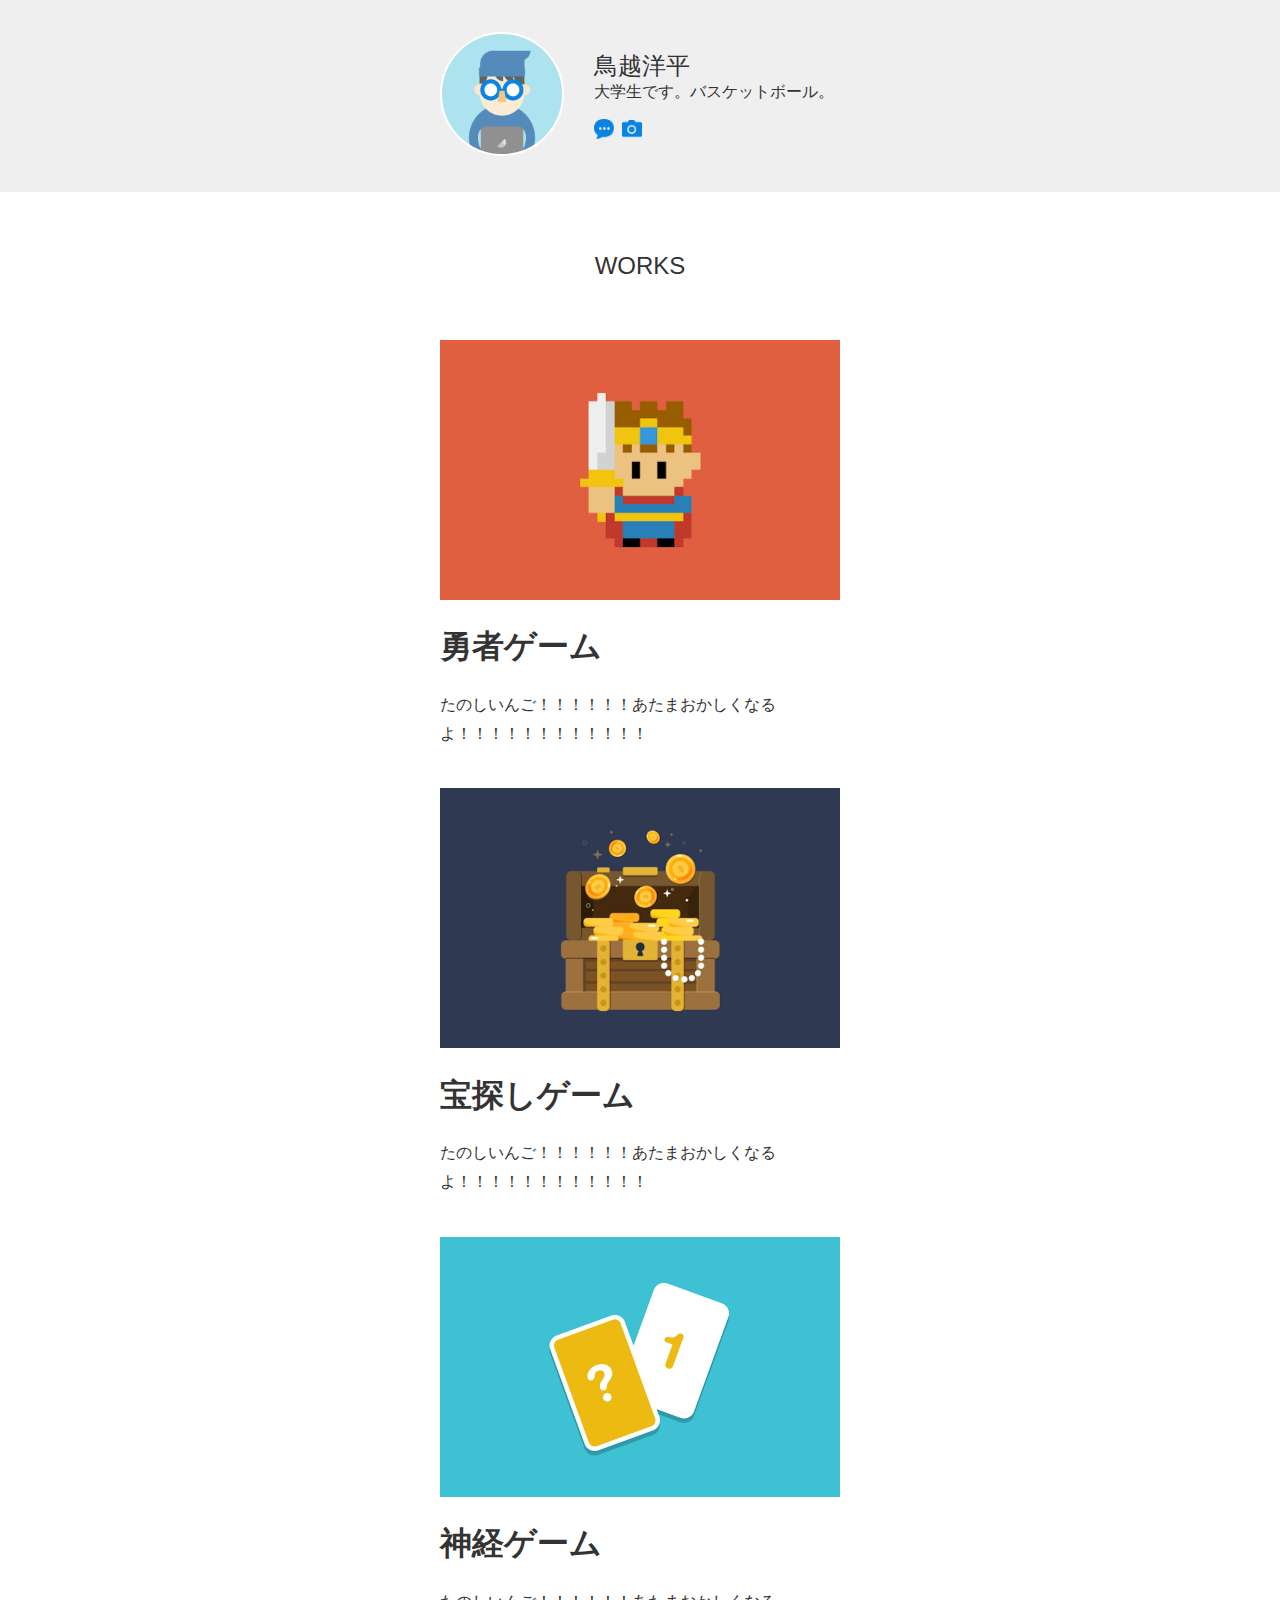
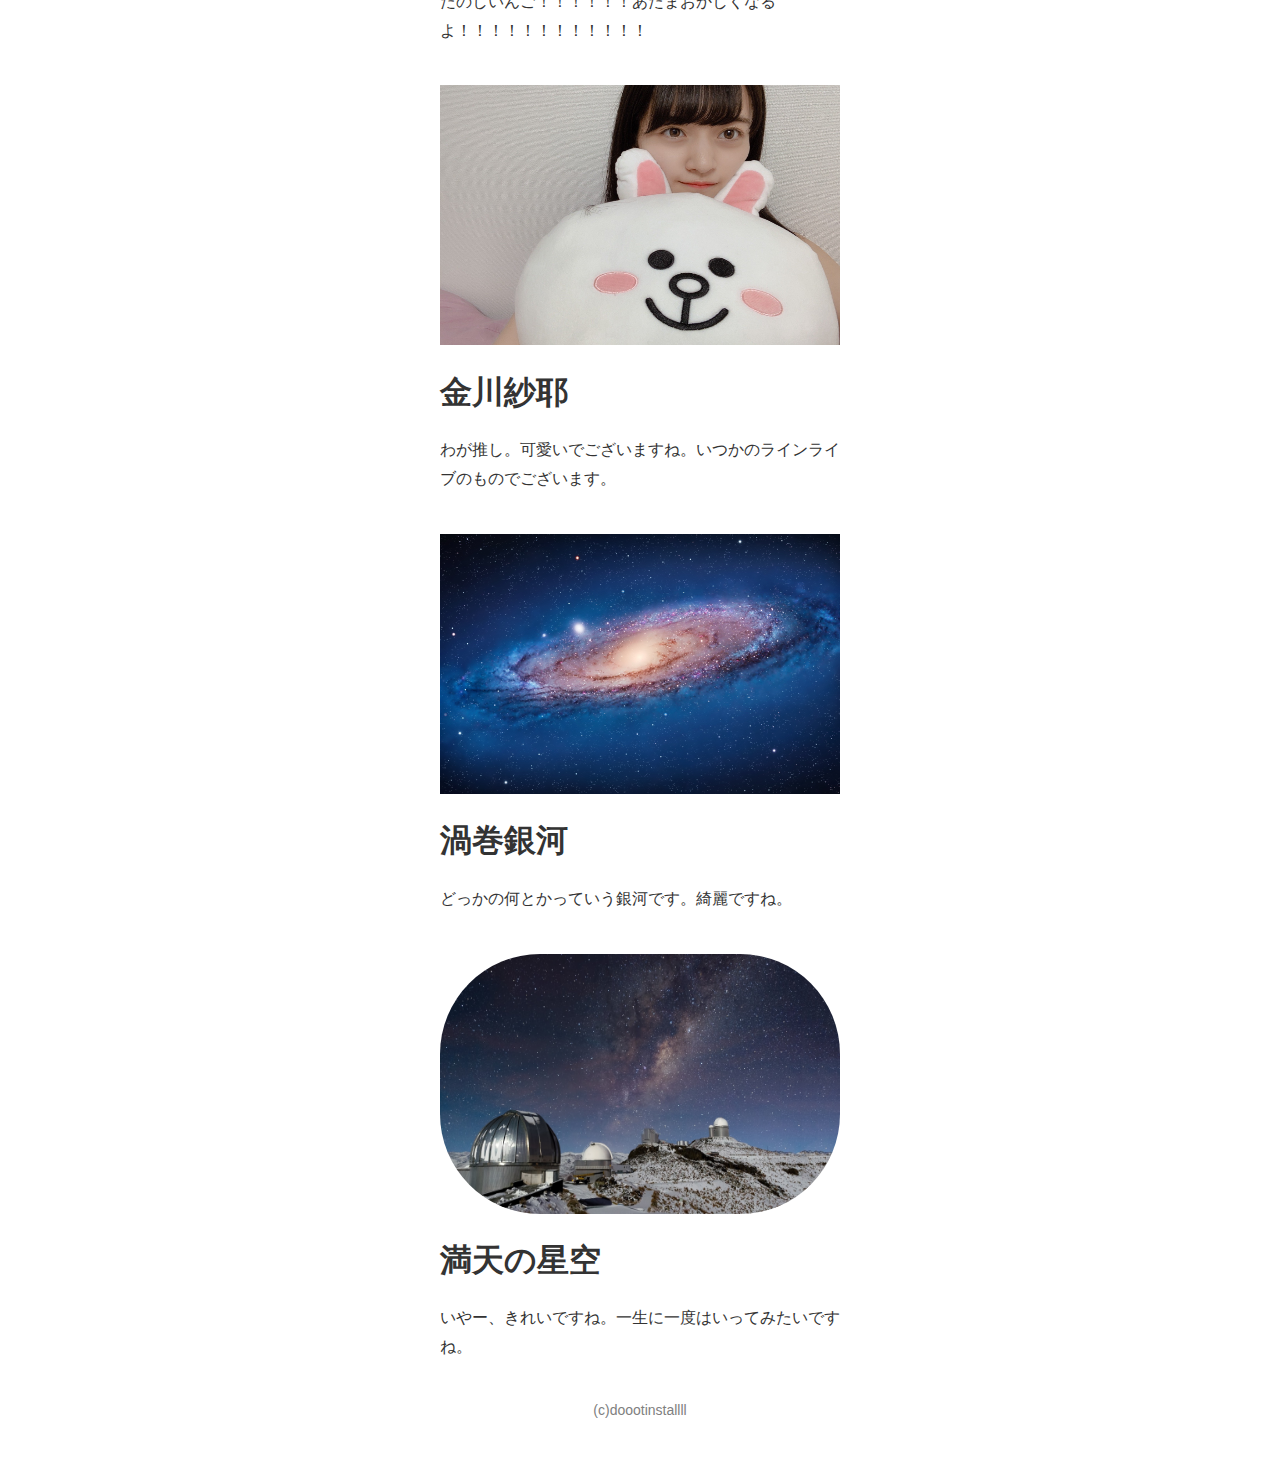
<file: MyPortfolio/index.html>
<!DOCTYPE html>
<html lang="ja">

  <head>
  <meta chartset="utf-8">
  <title>洋平のポートフォリオサイト</title>
  <link rel="icon" href="favicon.ico">
  <meta name="description" content="洋平のポートフォリオサイト">
  <link rel="stylesheet" href="css/styles.css">



</head>
  <body>
    <header>
      
      <div class="container">
        <div class="icon">
          <img src="img/taro.png" width="120" height="120" alt="太郎のアイコンです">
        </div>
        <div class="info">
          <h1>鳥越洋平</h1>
          <p>大学生です。バスケットボール。</p>
          <ul>
            <li>
            <a href="https://dotinstall.com" target="_blank">
                <img src="img/blog.png" width="20" height="20" alt="ブログサイトへのリンク画像です">
              </a>
            </li>
            <li>
              <a href="https://dotinstall.com" target="_blank">
                <img src="img/photos.png" width="20" height="20" alt=" 写真サイトへのリンク画像です">
              </a>
            </li>
          </ul>
        </div>
      </div>
    </header>
   <section class="works">
     <h1>WORKS</h1>
     <section>

       <img src="img/work1.png" width="400" height="260" alt="勇者ゲームの紹介画像">
       <h1>勇者ゲーム</h1>
       <p>たのしいんご！！！！！！あたまおかしくなるよ！！！！！！！！！！！！</p>
      </section>
      
      <section> 
        <img src="img/work2.png" width="400" height="260" alt="宝探しゲームの紹介画像">
       <h1>宝探しゲーム</h1>
       <p>たのしいんご！！！！！！あたまおかしくなるよ！！！！！！！！！！！！</p>
     </section>
     <section>
       <img src="img/work3.png" width="400" height="260" alt="神経衰弱ゲームの紹介画像">
       <h1>神経ゲーム</h1>
       <p>たのしいんご！！！！！！あたまおかしくなるよ！！！！！！！！！！！！</p>

     </section>
     <section>
       <img src="img/20190904-3.jpg" width="400" height="260" alt="金川紗耶コニーとともに">
       <h1>金川紗耶</h1>
       <p>わが推し。可愛いでございますね。いつかのラインライブのものでございます。</p>

     </section>
     <section>
       <img src="img/fc3fdb72.jpg" width="400" height="260" alt="銀河の画像">
       <h1>渦巻銀河</h1>
       <p>どっかの何とかっていう銀河です。綺麗ですね。</p>

     </section>
     <section class="ginnga">
       <img src="img/hoshiz2.jpg" width="400" height="260" alt="星空の画像">
       <h1>満天の星空</h1>
       <p>いやー、きれいですね。一生に一度はいってみたいですね。</p>

     </section>

</section>


<footer>
  <p>(c)doootinstallll</p>

</footer>

    

 


         
  </body>


</html>
</file>
<file: MyPortfolio/css/styles.css>
body{
  color:#333;
  font-family:Verdana, sans-serif;
  margin:0;
  
}

header{
  background-color:#efefef ;
  padding: 32px 0px;
}

.container{
  /* background-color: pink; */
  width: 400px;
  margin-left:auto;
  margin-right:auto;
  display: flex;
  align-items:center ;
}
.icon{
  /* background-color: skyblue; */
}
.icon img{
  border-radius: 50%;
  border-style: solid;
  border-width: 2px;
  border-color: white;
}

.info{
  /* background-color: tomato; */
  margin-left: 30px;
}
.info h1{
  font-weight: normal;
  font-size: 24px;
  margin:0;
}
.info p{
margin:0;
margin-bottom: 16px;
}
.info ul{
  margin:0 ;
  padding: 0;
  list-style-type: none;
  display: flex;
}
.info ul li{
  margin-right:8px;
}

.works{
  width: 400px;
  margin-left: auto;
 margin-right: auto;
}

.works > h1{
  font-weight: normal;
  font-size: 24px;
  text-align: center;
  margin: 60px;
}
.works >sectiom> h1{
  font-weight: normal;
  /* font-size: 24px; */
  /* text-align: center; */
  /* margin: 60px; */
}
.works > section{
  margin-bottom:40px;
}

.works p{
  line-height:1.8;
}



footer p{
  text-align: center;
  font-size: 14px;
  margin-bottom: 60px;
  color:gray;
}
.ginnga img{
  border-radius:100px ;
}
</file>
